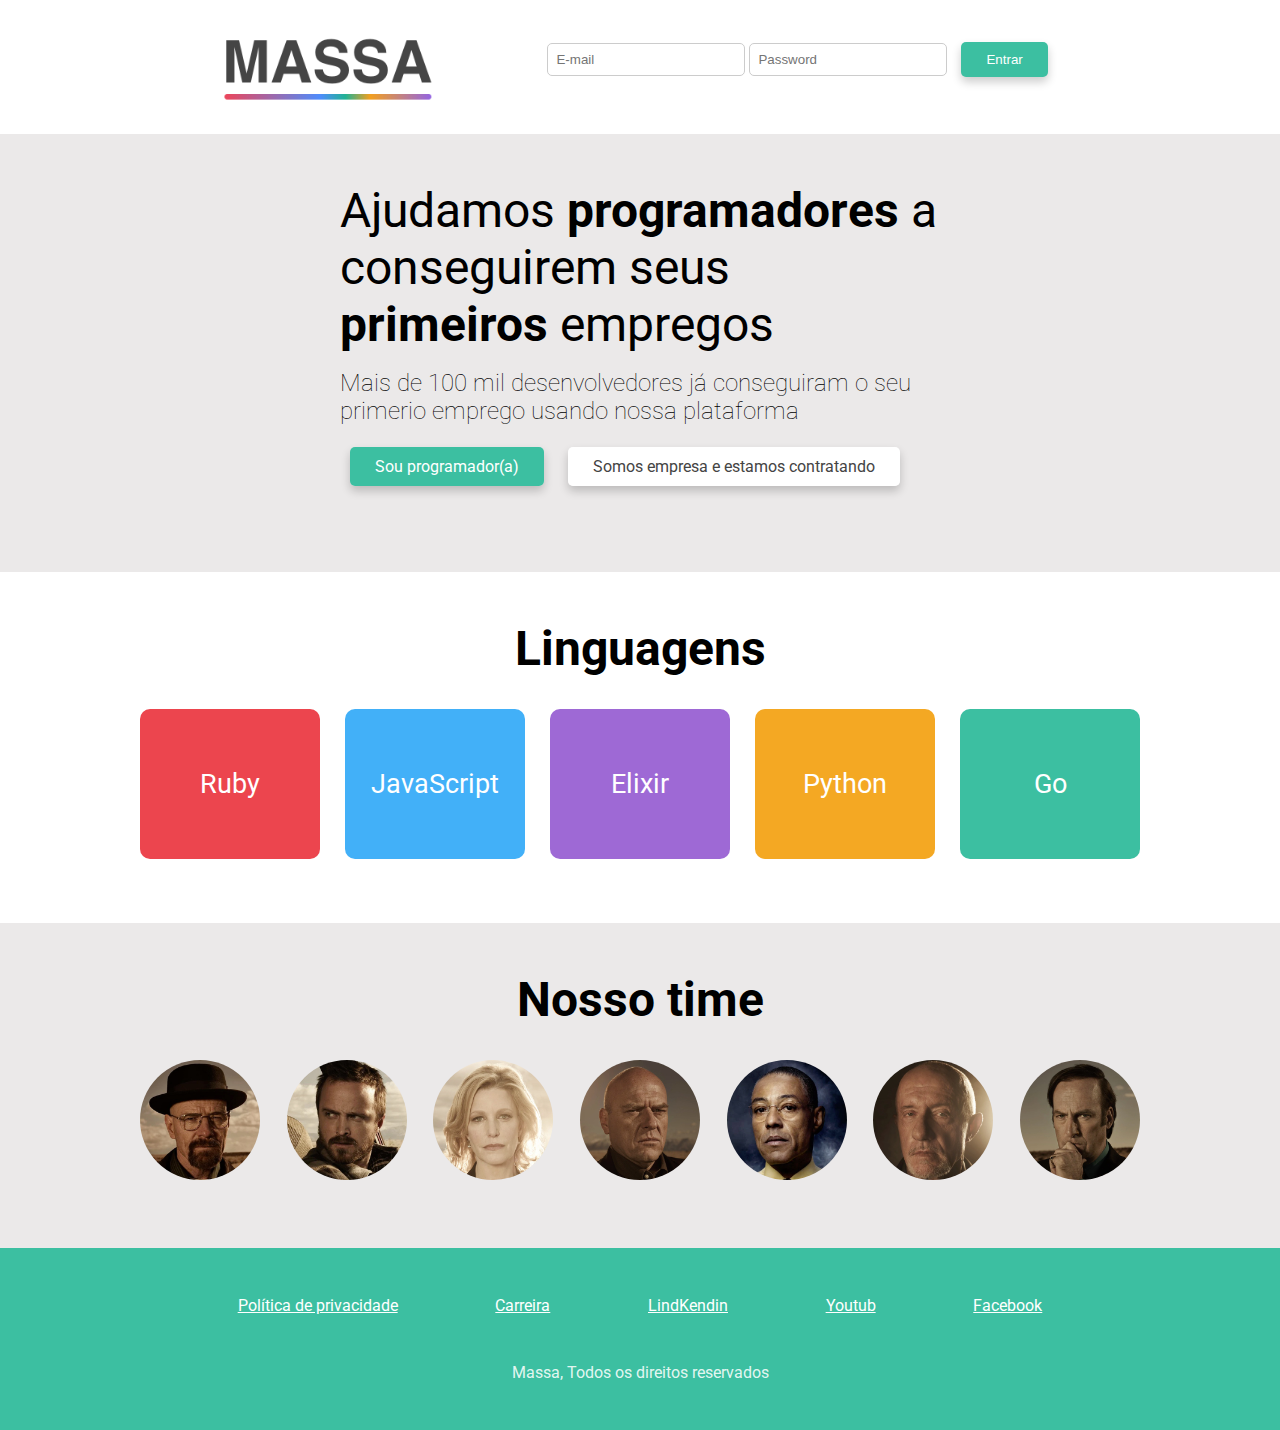
<file: Projeto Site/index.html>
<!DOCTYPE html>
<html lang="pt-br">
<head>
    <meta charset="UTF-8">
    <meta name="viewport" content="width=device-width, initial-scale=1.0">
    <title>Massa</title>
    <link rel="stylesheet" href="style.css">
    <link rel="preconnect" href="https://fonts.googleapis.com">
    <link rel="preconnect" href="https://fonts.gstatic.com" crossorigin>
    <link rel="stylesheet" href="https://fonts.googleapis.com/css2?family=Roboto:wght@100;400;700&display=swap" >
</head>
<body>
    <header>
        <div class="container">
            <div class="logo">
                <img src="imagens/logo.png" alt="Logo">
            </div>
            <div class="sign-in">
                <form action="#">
                    <input type="email" name="email" id="email" placeholder="E-mail">
                    <input type="password" name="password" id="password" placeholder="Password">
                    <button type="submit" class="button primary">Entrar</button>
                </form>
            </div>
        </div>
    </header>
    <main>
     
        <section class="intro gray">
            <div class="container">
                <div class="hero">
                    <h1 >Ajudamos <strong>programadores </strong>a conseguirem seus <strong>primeiros </strong>empregos</h1>  
                    <p>Mais de 100 mil desenvolvedores já conseguiram o seu primerio emprego usando nossa plataforma</p>
                    <div class="cta">
                        <a href="#" class="button primary">Sou programador(a)</a>
                        <a href="#" class="button secondary">Somos empresa e estamos contratando</a>
                    </div>
                </div>
            </div>
        </section>
      <section class="languages">
       <div class="container">
        <h1 class="title">Linguagens</h1>

        <div class="Cards">
            <div class="card red">Ruby</div>
            <div class="card blue">JavaScript</div>
            <div class="card purple">Elixir</div>
            <div class="card yellow">Python</div>
            <div class="card green">Go</div>
       </div>
        </div>
      </section>  
      <section class="team gray">
        <div class="container">
            <h1 class="title">Nosso time</h1>
            <div class="members">
            <div class = "member"><img src="imagens/tean/Material de Apoio-20240227/walter.jpg"alt=""></div>
            <div class = "member"><img src="imagens/tean/Material de Apoio-20240227/jesse.jpg"alt=""></div>
            <div class = "member"><img src="imagens/tean/Material de Apoio-20240227/skyler.jpg"alt=""></div>
            <div class = "member"><img src="imagens/tean/Material de Apoio-20240227/hank.jpg"alt=""></div>
            <div class = "member"><img src="imagens/tean/Material de Apoio-20240227/gus.jpg"alt=""></div>
            <div class = "member"><img src="imagens/tean/Material de Apoio-20240227/mike.jpg"alt=""></div>
            <div class = "member"><img src="imagens/tean/Material de Apoio-20240227/saul.jpg"alt=""></div>

        </div>
        </div>
      </section>  
    </main>
    <footer>
        <div class="container">
            <ul>
                <li><a href="#">Política de privacidade</a></li>
                <li><a href="#">Carreira</a></li>
                <li><a href="#">LindKendin</a></li>
                <li><a href="#">Youtub</a></li>
                <li><a href="#">Facebook</a></li>
            </ul>
            <p class="copyright">Massa, Todos os direitos reservados</p>
        </div>
    </footer>
</body>
</html>
</file>
<file: Projeto Site/style.css>
/*reset css ajusta a pagina(como se faz? olhe abaixo)*/
    /*Reset CSS*/

*{
  margin: 0;
  padding: 0;
  box-sizing: 0;
}

body {
  font-family: "Roboto", sans-serif;
  color: 444;
}

header div{
  display: flex;
  justify-content: space-evenly;
  padding: 2rem;
}

.logo img{
  width: 211px;
}

.sing-in{
  display: flex;
  flex-direction: column;
  justify-content: center;
}
.sign-in button{
  border: none;
}


input[type="text"], 
      [type="email"],
       [type="password"]{
  width: 180px;
  padding: 0.5rem;
  border-radius: 5px;
  border: 1px solid #ccc;
}



.roboto-thin {
  font-family: "Roboto", sans-serif;
  font-weight: 100;
  font-style: normal;
}

.roboto-regular {
  font-family: "Roboto", sans-serif;
  font-weight: 400;
  font-style: normal;
}

.roboto-bold {
  font-family: "Roboto", sans-serif;
  font-weight: 700;
  font-style: normal;
}
/*margens*/
section{
  padding: 3rem 0 4rem 0;
}




h1{
  font-size: 3rem;
  font-weight: normal;
}

h1.title{
  margin-bottom: 2rem;
  text-align: center;
  font-weight: bold;
}

.gray{
  background-color: #ebe9e9;
}
/* color zilla*/

.container{
  max-width: 1000px;
  margin: auto;
  padding: 0 1rem;
}

.hero{
  width: 60%;
  margin: auto;
}
.intro p{
  margin: 1rem 0;
  font-size: 1.5rem;
  font-weight: 100;
}

.intro .cta{
  margin: 2rem 0;
}

.button {
   /*background-color: #d542df;
   color: white;*/
   padding: 10px 25px;
   text-decoration: none;
   border-radius: 5px;
   margin: 10px;
   box-shadow: 0 5px 10px 0 rgba(0, 0, 0, 0.2);
}

.button:hover{
  box-shadow: 0 5px 10px 0 rgba(0, 0, 0, 0.5);
}

.primary{
  background-color: #3cbfa1;
  color: white;
}

.secondary{
  background-color: white;
  color: #444;
}

.Cards{
   display: flex;
   justify-content: space-between;
}

.card{
  display: flex;
  flex-direction: column;
  justify-content: center;
  text-align: center;

  width: 18%;
  height: 150px;

  border-radius: 10px;
  color: white;
  font-size: 1.7rem;
}
.card.red{
  background-color: #ec454e;
}
.card.blue{
  background-color: #42b0f8 ;
}
.card.purple{
  background-color: #9e69d5;
}
.card.yellow{
  background-color: #f4a823;
}
.card.green{
  background-color: #3cbfa1;
}

.members{
  display: flex;
  justify-content: space-between;
}

.member img{
  width: 120px;
  height: 120px;
  border-radius: 50%;
}

footer{
  background-color:#3cbfa1;}

  footer ul{
    display:flex;
    justify-content:space-evenly;

    padding-top: 3rem;
    list-style-type: none;
  }

  footer a{
    color: white
  }
  footer p.copyright{
    padding: 3rem 0;
    color: #ffffffdd;
    text-align: center;
  }
</file>
